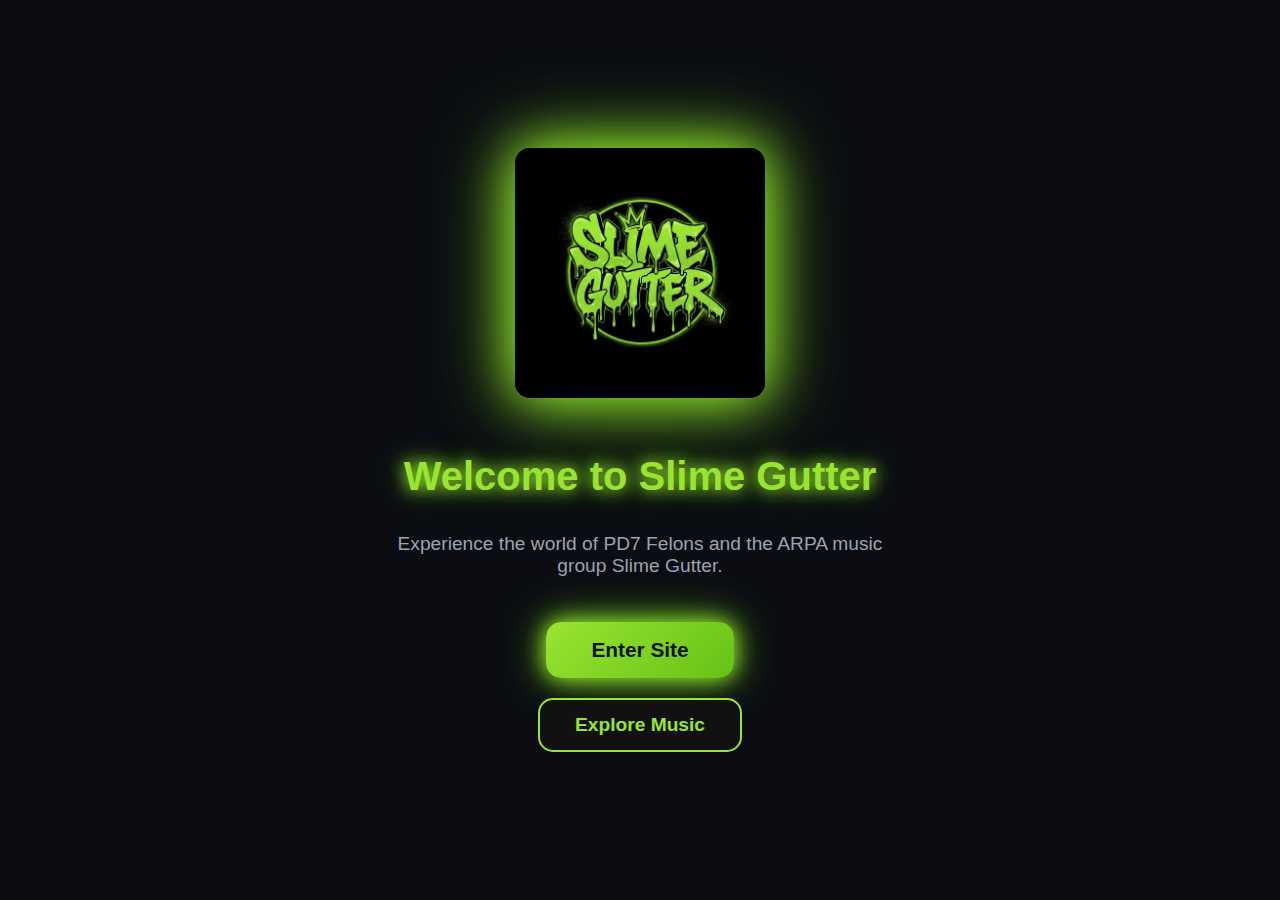
<file: index.html>
<!DOCTYPE html>
<html lang="en">
<head>
  <meta charset="UTF-8" />
  <meta name="viewport" content="width=device-width, initial-scale=1.0" />
  <title>Slime Gutter – Welcome</title>
  <style>
    body {
      margin: 0;
      font-family: 'Arial', sans-serif;
      background: #0b0d12;
      color: #e6eef8;
      display: flex;
      justify-content: center;
      align-items: center;
      height: 100vh;
      text-align: center;
    }

    .welcome-container {
      display: flex;
      flex-direction: column;
      justify-content: center;
      align-items: center;
    }

    .welcome-logo {
      max-width: 250px;
      margin-bottom: 30px;
      border-radius: 15px;
      box-shadow: 0 0 50px #99E430, 0 0 80px #66C217;
      animation: float 4s ease-in-out infinite;
    }

    h1 {
      color: #99E430;
      font-size: 2.5rem;
      margin-bottom: 15px;
      text-shadow: 0 0 15px #99E430, 0 0 25px #66C217;
    }

    p {
      color: #9aa3b2;
      margin-bottom: 25px;
      font-size: 1.2rem;
      max-width: 500px;
    }

    .welcome-links {
      display: flex;
      flex-direction: column;
      gap: 20px;
      justify-content: center;
      margin-top: 20px;
      align-items: center;
    }

    .main-btn {
      display: inline-block;
      padding: 16px 45px;
      background: linear-gradient(135deg, #99E430, #66C217);
      color: #0b1220;
      text-decoration: none;
      font-weight: bold;
      border-radius: 15px;
      font-size: 1.3rem;
      transition: all 0.3s ease;
      box-shadow: 0 0 20px #99E430, 0 0 40px #66C217;
    }

    .main-btn:hover {
      transform: scale(1.12);
      box-shadow: 0 0 60px #99E430, 0 0 100px #66C217;
    }

    .secondary-btn {
      display: inline-block;
      padding: 14px 35px;
      background: #111;
      color: #99E430;
      border: 2px solid #99E430;
      border-radius: 15px;
      text-decoration: none;
      font-weight: bold;
      font-size: 1.2rem;
      transition: all 0.3s ease;
    }

    .secondary-btn:hover {
      background: #99E430;
      color: #0b1220;
      box-shadow: 0 0 40px #99E430, 0 0 70px #66C217;
    }

    @keyframes float {
      0%, 100% {
        transform: translateY(0);
      }
      50% {
        transform: translateY(-15px);
      }
    }

    @media (max-width: 500px) {
      .welcome-logo {
        max-width: 180px;
      }

      h1 {
        font-size: 2rem;
      }

      p {
        font-size: 1rem;
        max-width: 300px;
      }

      .main-btn,
      .secondary-btn {
        padding: 12px 30px;
        font-size: 1.1rem;
      }
    }
  </style>
</head>
<body>

  <div class="welcome-container">
    <img src="m/sg.webp" alt="Slime Gutter Logo" class="welcome-logo" />
    <h1>Welcome to Slime Gutter</h1>
    <p>Experience the world of PD7 Felons and the ARPA music group Slime Gutter.</p>

    <div class="welcome-links">
      <a href="home.html" class="main-btn">Enter Site</a>
      <a href="music.html" class="secondary-btn">Explore Music</a>
    </div>
  </div>

</body>
</html>
</file>
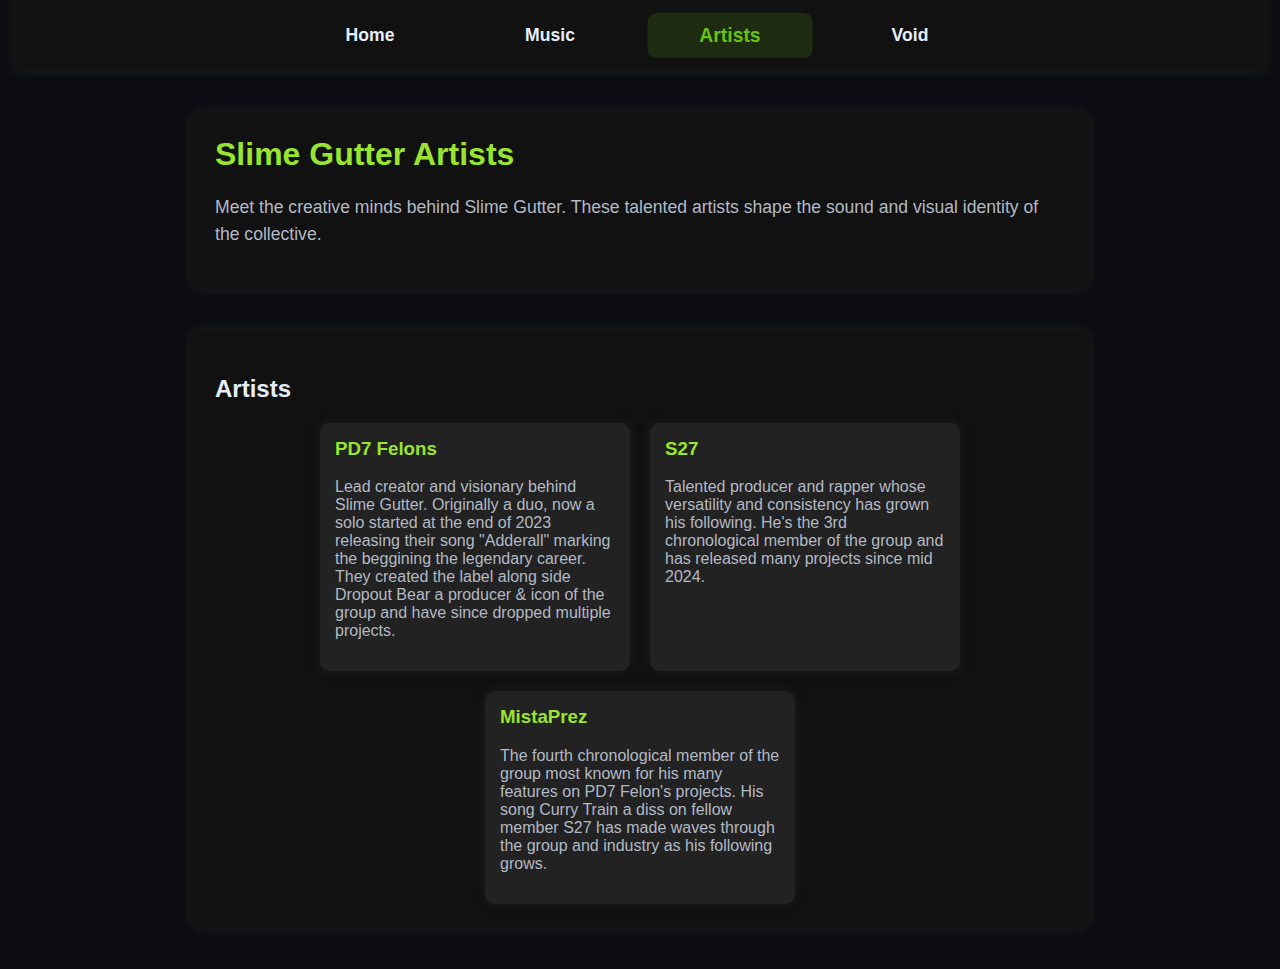
<file: artists.html>
<!DOCTYPE html>
<html lang="en">
<head>
  <meta charset="UTF-8" />
  <meta name="viewport" content="width=device-width, initial-scale=1" />
  <title>Slime Gutter – Artists</title>
  <style>
    body {
      margin: 0;
      font-family: Arial, sans-serif;
      background: #0b0d12;
      color: #e6eef8;
      min-height: 100vh;
      padding: 0 15px;
    }
    header {
      display: flex;
      justify-content: center;
      align-items: center;
      background: #111;
      padding: 15px 20px;
      position: sticky;
      top: 0;
      z-index: 100;
      box-shadow: 0 0 10px #222;
      position: relative;
    }
    nav {
      display: flex;
      gap: 30px;
      flex-wrap: wrap;
      justify-content: center;
      width: 100%;
      max-width: 900px;
    }
    nav a {
      color: #e6eef8;
      text-decoration: none;
      font-weight: bold;
      font-size: 1.1rem;
      padding: 10px 15px;
      border-radius: 8px;
      transition: all 0.3s ease;
      text-align: center;
      flex-grow: 1;
      max-width: 120px;
    }
    nav a.active,
    nav a:hover {
      color: #66C217;
      background: rgba(102, 194, 23, 0.15);
      transform: scale(1.1);
    }
    .menu-toggle {
      display: none;
      font-size: 2rem;
      background: none;
      border: none;
      color: #e6eef8;
      cursor: pointer;
      position: absolute;
      left: 20px;
      z-index: 101;
    }
    main.container {
      max-width: 900px;
      margin: 40px auto;
    }
    .section {
      background: #111;
      padding: 25px;
      border-radius: 12px;
      box-shadow: 0 0 10px #222;
      margin-bottom: 40px;
    }
    .title {
      margin-top: 0;
      color: #99E430;
      font-size: 2rem;
    }
    .about-us {
      font-size: 1.1rem;
      color: #b2b9c5;
      line-height: 1.5;
    }
    .artist-cards {
      display: flex;
      gap: 20px;
      flex-wrap: wrap;
      justify-content: center;
    }
    .artist-card {
      background: #222;
      border-radius: 10px;
      padding: 15px;
      width: 280px;
      box-shadow: 0 0 10px #1e1e1e;
      text-align: left;
    }
    .artist-card h3 {
      margin-top: 0;
      color: #99E430;
    }
    .artist-card p {
      color: #b2b9c5;
    }
    @media (max-width: 600px) {
      .menu-toggle {
        display: block;
      }
      nav {
        position: absolute;
        top: 60px;
        right: 0;
        background: #111;
        flex-direction: column;
        width: 100%;
        max-width: 300px;
        padding: 20px 0;
        border-top: 1px solid #222;
        display: none;
      }
      nav.open {
        display: flex;
      }
      
      nav a {
        padding: 12px 20px;
        border: 1px solid #222;
        margin: 0 20px 10px;
        border-radius: 6px;
        text-align: center;
        transform: none !important;
        max-width: none;
        flex-grow: 0;
      }
      nav a.active,
      nav a:hover {
        background-color: rgba(102, 194, 23, 0.2);
        transform: none !important;
      }
      header {
        position: relative;
      }
      main.container {
        margin-top: 20px;
        padding-bottom: 60px;
      }
      .artist-cards {
        flex-direction: column;
        align-items: center;
      }
      .artist-card {
        width: 100%;
        max-width: 350px;
      }
    }
  </style>
</head>
<body>

<header>
  <button class="menu-toggle" id="menuToggle" aria-label="Toggle menu">&#9776;</button>
  <nav id="navMenu">
    <a href="home.html">Home</a>
    <a href="music.html">Music</a>
    <a href="artists.html" class="active">Artists</a>
    <a href="void.html">Void</a>
  </nav>
</header>

<main class="container">

  <div class="section">
    <h1 class="title">Slime Gutter Artists</h1>
    <p class="about-us">
      Meet the creative minds behind Slime Gutter. These talented artists shape the sound and visual identity of the collective.
    </p>
  </div>

  <div class="section">
    <h2>Artists</h2>
    <div class="artist-cards">
      <div class="artist-card">
        <h3>PD7 Felons</h3>
        <p>Lead creator and visionary behind Slime Gutter. Originally a duo, now a solo started at the end of 2023 releasing their song "Adderall" marking the beggining the legendary career. They created the label along side Dropout Bear a producer & icon of the group and have since dropped multiple projects.</p>
      </div>
      <div class="artist-card">
        <h3>S27</h3>
        <p>Talented producer and rapper whose versatility and consistency has grown his following. He's the 3rd chronological member of the group and has released many projects since mid 2024. </p>
      </div>
      <div class="artist-card">
        <h3>MistaPrez</h3>
        <p>The fourth chronological member of the group most known for his many features on PD7 Felon's projects. His song Curry Train a diss on fellow member S27 has made waves through the group and industry as his following grows.</p>
      </div>
    </div>
  </div>

</main>

<script>
  const menuToggle = document.getElementById('menuToggle');
  const navMenu = document.getElementById('navMenu');
  menuToggle.addEventListener('click', () => {
    navMenu.classList.toggle('open');
  });
</script>

</body>
</html>
</file>
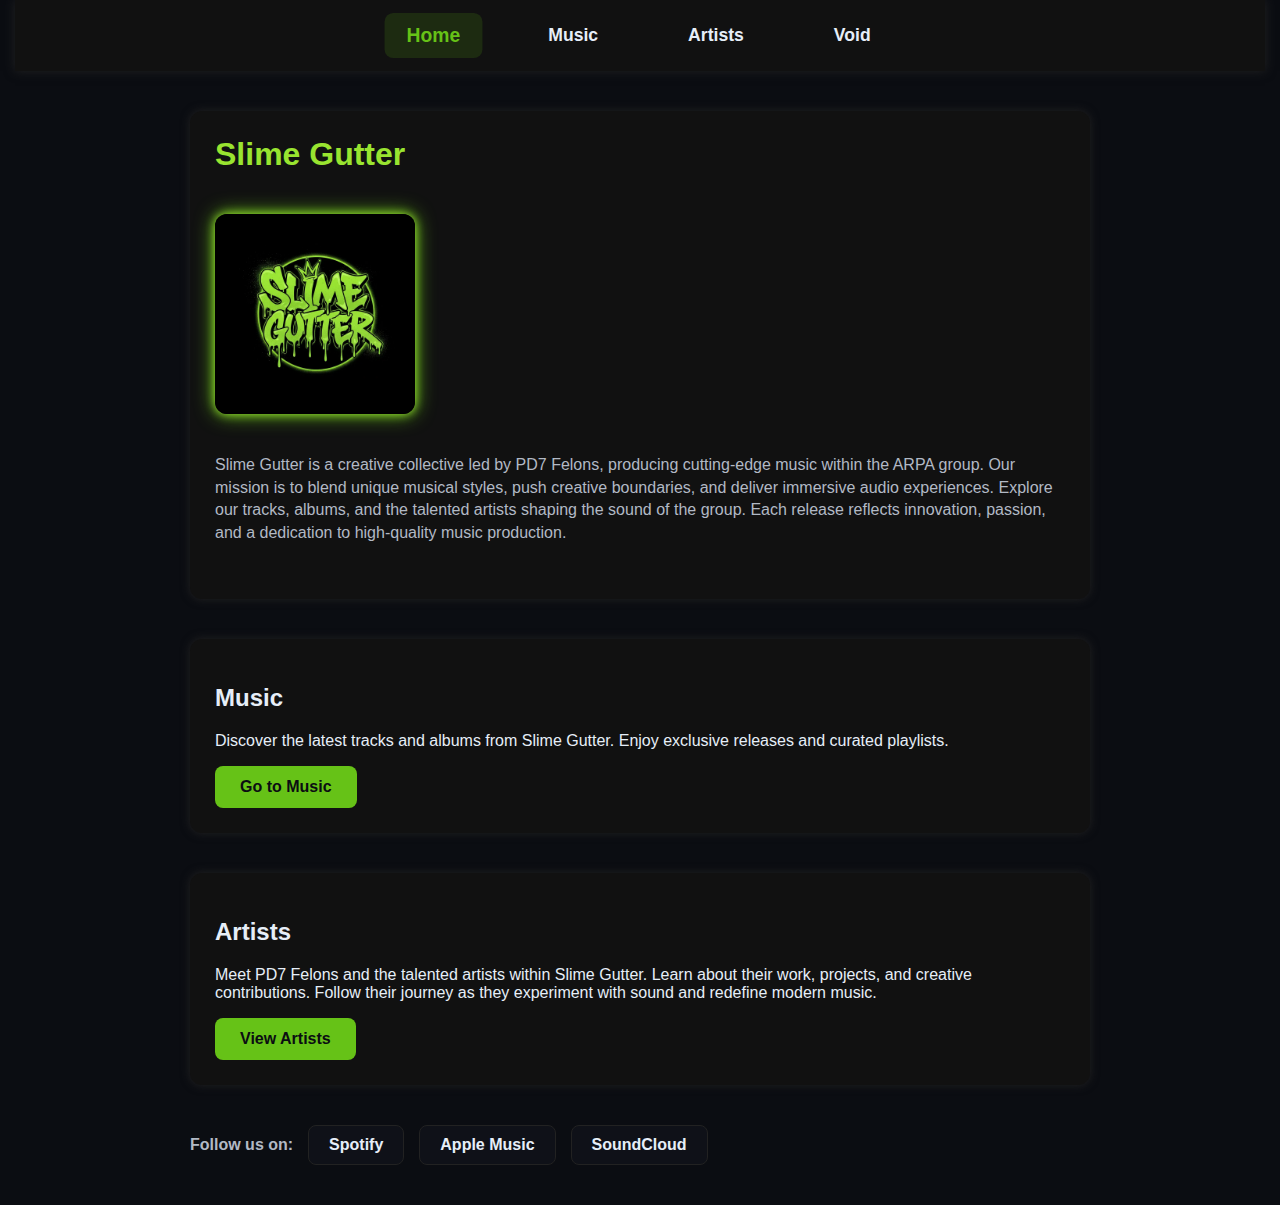
<file: home.html>
<!DOCTYPE html>
<html lang="en">
<head>
<meta charset="UTF-8" />
<meta name="viewport" content="width=device-width, initial-scale=1" />
<title>Slime Gutter – Home</title>
<style>
  body {
    margin: 0;
    font-family: Arial, sans-serif;
    background: #0b0d12;
    color: #e6eef8;
    min-height: 100vh;
    padding: 0 15px;
  }

  header {
    width: 100%;
    display: flex;
    justify-content: center;
    align-items: center;
    background: #111;
    padding: 15px 0;
    position: sticky;
    top: 0;
    z-index: 100;
    box-shadow: 0 0 10px #222;
    position: relative;
  }

  nav {
    display: flex;
    justify-content: center;
    gap: 50px;
    flex-wrap: wrap;
  }

  nav a {
    color: #e6eef8;
    text-decoration: none;
    font-weight: bold;
    font-size: 1.1rem;
    padding: 10px 20px;
    border-radius: 8px;
    transition: all 0.3s ease;
  }

  nav a:hover {
    color: #66C217;
    transform: scale(1.1);
    background: rgba(102, 194, 23, 0.15);
  }

  nav a.active {
    color: #66C217;
    background: rgba(102, 194, 23, 0.15);
    transform: scale(1.1);
  }

  .menu-toggle {
    display: none;
    font-size: 2rem;
    background: none;
    border: none;
    color: #e6eef8;
    cursor: pointer;
    z-index: 101;
    position: absolute;
    left: 20px;
    top: 50%;
    transform: translateY(-50%);
  }

  main.container {
    max-width: 900px;
    margin: 40px auto;
    text-align: left;
  }

  .section {
    background: #111;
    padding: 25px;
    border-radius: 12px;
    box-shadow: 0 0 10px #222;
    margin-bottom: 40px;
  }

  .title {
    color: #99E430;
    margin-top: 0;
  }

  .about-us {
    font-size: 1rem;
    line-height: 1.4;
    color: #b2b9c5;
    margin-bottom: 30px;
  }

  .section-btn {
    display: inline-block;
    background: #66C217;
    color: #0b0d12;
    font-weight: bold;
    padding: 12px 25px;
    border-radius: 8px;
    text-decoration: none;
    transition: background 0.3s ease;
  }

  .section-btn:hover {
    background: #99e430;
  }

  .social-links {
    display: flex;
    gap: 15px;
    flex-wrap: wrap;
    align-items: center;
    color: #b2b9c5;
    font-weight: bold;
  }

  .social-links span {
    flex-shrink: 0;
  }

  .social-links a {
    background: #0f1118;
    border-radius: 8px;
    padding: 10px 20px;
    color: #e6eef8;
    font-weight: bold;
    text-decoration: none;
    border: 1px solid #222;
    transition: background 0.3s ease, color 0.3s ease;
  }

  .social-links a:hover {
    background-color: rgba(102, 194, 23, 0.2);
    color: #66C217;
  }

  @media (max-width: 600px) {
    header {
      justify-content: space-between;
      padding: 15px 20px;
    }

    .menu-toggle {
      display: block;
    }

    nav {
      display: none;
      flex-direction: column;
      align-items: center;
      gap: 15px;
      margin-top: 10px;
      background: #111;
      padding: 20px 0;
      border-top: 1px solid #222;
      width: 100%;
    }

    nav.open {
      display: flex;
    }

    nav a {
      width: 100%;
      max-width: 300px;
      text-align: center;
      padding: 12px 0;
      font-size: 1rem;
      border: 1px solid #222;
      background-color: #0f1118;
      border-radius: 6px;
      transform: none;
    }

    nav a:hover,
    nav a.active {
      background-color: rgba(102, 194, 23, 0.2);
      transform: none;
    }

    main.container {
      margin: 20px auto;
      padding: 0 10px;
    }

    .social-links {
      flex-direction: column;
      align-items: flex-start;
    }

    .social-links a {
      max-width: none;
      width: 100%;
    }
  }
</style>
</head>
<body>

<header>
  <button class="menu-toggle" id="menuToggle" aria-label="Toggle menu">&#9776;</button>
  <nav id="navMenu">
    <a href="home.html" class="active">Home</a>
    <a href="music.html">Music</a>
    <a href="artists.html">Artists</a>
    <a href="void.html">Void</a>
  </nav>
</header>

<main class="container">

  <div class="section">
    <h1 class="title">Slime Gutter</h1>
    <img src="m/sg.webp" alt="Slime Gutter Logo" style="max-width:200px; margin:20px 0; border-radius:12px; box-shadow: 0 0 10px #99E430, 0 0 20px #66C217;">
    <p class="about-us">
      Slime Gutter is a creative collective led by PD7 Felons, producing cutting-edge music within the ARPA group. Our mission is to blend unique musical styles, push creative boundaries, and deliver immersive audio experiences. Explore our tracks, albums, and the talented artists shaping the sound of the group. Each release reflects innovation, passion, and a dedication to high-quality music production.
    </p>
  </div>

  <div class="section">
    <h2>Music</h2>
    <p>Discover the latest tracks and albums from Slime Gutter. Enjoy exclusive releases and curated playlists.</p>
    <a href="music.html" class="section-btn">Go to Music</a>
  </div>

  <div class="section">
    <h2>Artists</h2>
    <p>Meet PD7 Felons and the talented artists within Slime Gutter. Learn about their work, projects, and creative contributions. Follow their journey as they experiment with sound and redefine modern music.</p>
    <a href="artists.html" class="section-btn">View Artists</a>
  </div>

  <div class="social-links">
    <span>Follow us on:</span>
    <a href="https://open.spotify.com/artist/2iAqjZM8FB0HTK676J8KOZ" target="_blank">Spotify</a>
    <a href="https://music.apple.com/us/artist/slime-gutter/1687699219" target="_blank">Apple Music</a>
    <a href="https://soundcloud.com/liam-howard-861341549" target="_blank">SoundCloud</a>
  </div>

</main>

<script>
  const menuToggle = document.getElementById('menuToggle');
  const navMenu = document.getElementById('navMenu');
  menuToggle.addEventListener('click', () => {
    navMenu.classList.toggle('open');
  });
</script>

</body>
</html>
</file>
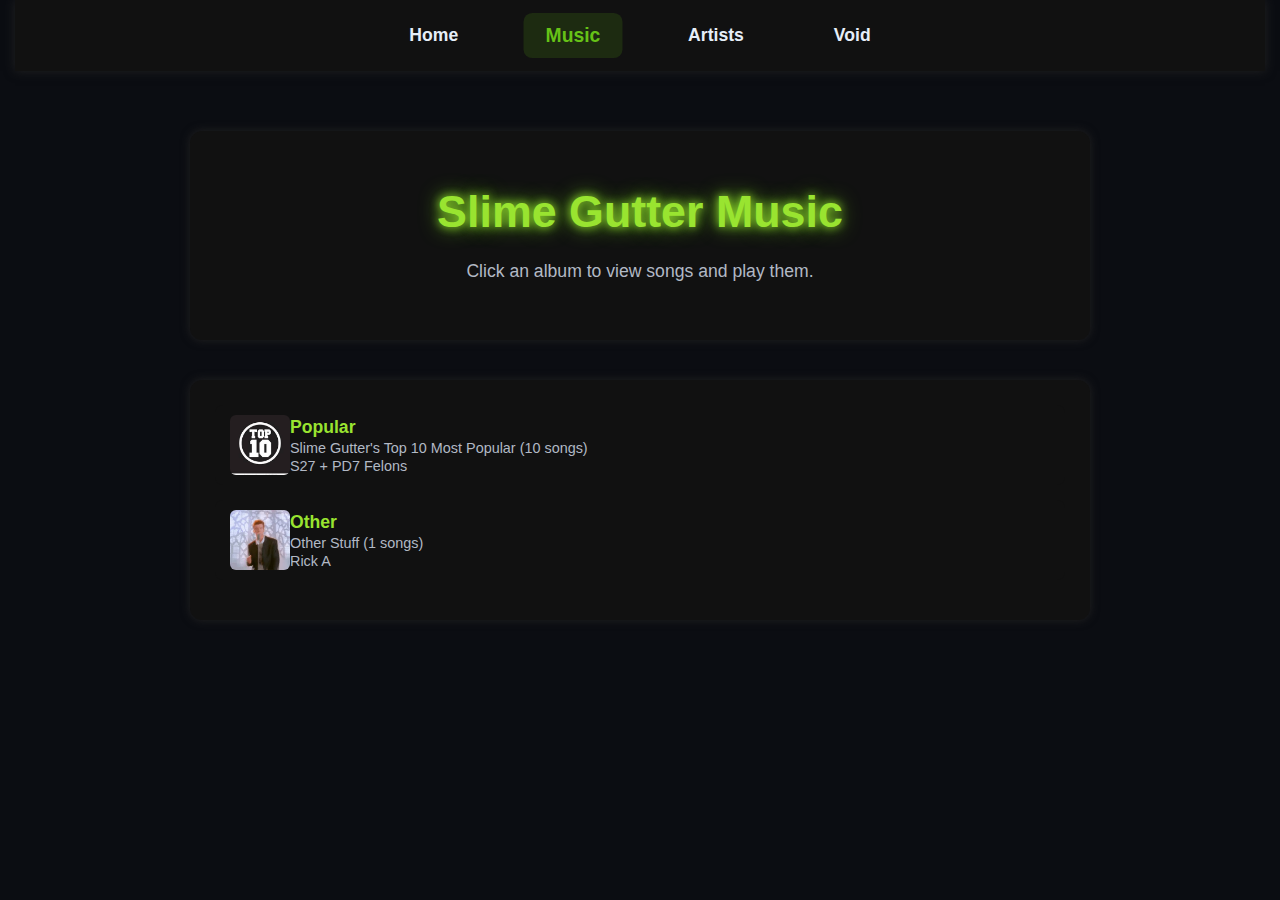
<file: music.html>
<!DOCTYPE html>
<html lang="en">
<head>
<meta charset="UTF-8" />
<meta name="viewport" content="width=device-width, initial-scale=1" />
<title>Slime Gutter – Music</title>
<style>
body {
  margin: 0;
  font-family: Arial, sans-serif;
  background: #0b0d12;
  color: #e6eef8;
  text-align: center;
  min-height: 100vh;
  padding: 0 15px;
}
header {
  width: 100%;
  display: flex;
  justify-content: center;
  align-items: center;
  background: #111;
  padding: 15px 0;
  position: sticky;
  top: 0;
  z-index: 100;
  box-shadow: 0 0 10px #222;
}
nav {
  display: flex;
  justify-content: center;
  gap: 50px;
  flex-wrap: wrap;
}
nav a {
  color: #e6eef8;
  text-decoration: none;
  font-weight: bold;
  font-size: 1.1rem;
  padding: 10px 20px;
  border-radius: 8px;
  transition: all 0.3s ease;
}
nav a:hover {
  color: #66C217;
  transform: scale(1.1);
  background: rgba(102, 194, 23, 0.15);
}
nav a.active {
  color: #66C217;
  background: rgba(102, 194, 23, 0.15);
  transform: scale(1.1);
}
.container {
  max-width: 900px;
  margin: 60px auto;
  padding: 0 20px;
}
.section {
  background: #111;
  padding: 25px;
  border-radius: 12px;
  box-shadow: 0 0 10px #222;
  margin-bottom: 40px;
  text-align: left;
}
.title {
  font-size: 2.8rem;
  margin-bottom: 20px;
  color: #99E430;
  text-shadow: 0 0 10px #99E430, 0 0 20px #66C217;
  text-align: center;
}
.about-us {
  font-size: 1.1rem;
  color: #b2b9c5;
  line-height: 1.6;
  text-align: center;
  margin-bottom: 30px;
}
.album {
  display: flex;
  align-items: center;
  gap: 15px;
  background: #111;
  padding: 10px 15px;
  border-radius: 8px;
  margin-bottom: 15px;
  cursor: pointer;
  transition: background-color 0.3s ease;
}
.album:hover {
  background-color: #222;
}
.album img {
  width: 60px;
  height: 60px;
  border-radius: 6px;
  object-fit: cover;
}
.album-info h2 {
  margin: 0;
  color: #99E430;
  font-size: 1.1rem;
}
.album-info p {
  margin: 2px 0 0 0;
  color: #b2b9c5;
  font-size: 0.9rem;
}
</style>
</head>
<body>
<header>
  <nav>
    <a href="home.html">Home</a>
    <a href="music.html" class="active">Music</a>
    <a href="artists.html">Artists</a>
    <a href="void.html">Void</a>
  </nav>
</header>
<main class="container">
  <div class="section">
    <h1 class="title">Slime Gutter Music</h1>
    <p class="about-us">Click an album to view songs and play them.</p>
  </div>
  <div class="section" id="albums-container"></div>
</main>
<script src="music.js"></script>
<script>
const container = document.getElementById('albums-container');
albums.forEach(album => {
  const albumDiv = document.createElement('div');
  albumDiv.className = 'album';
  albumDiv.innerHTML = `
    <a href="viewer.html?album=${encodeURIComponent(album.t)}" style="display:flex; align-items:center; text-decoration:none; color: inherit;">
      <img src="m/${album.i}" alt="${album.t}" />
      <div class="album-info">
        <h2>${album.t}</h2>
        <p>${album.d} (${album.s.length} songs)</p>
        <p>${album.s.length > 0 ? album.s[0].a : ''}</p>
      </div>
    </a>
  `;
  container.appendChild(albumDiv);
});
</script>
</body>
</html>
</file>
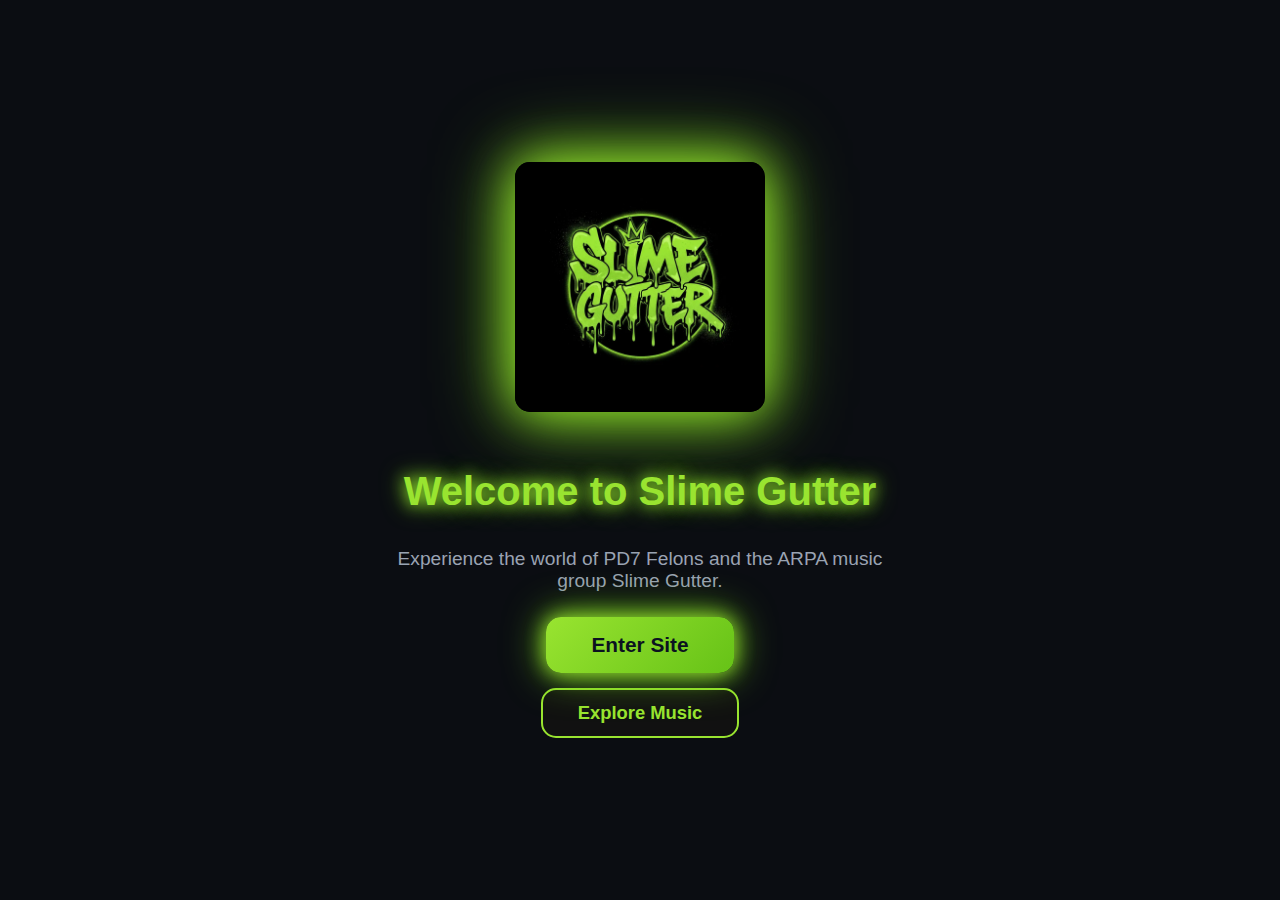
<file: test.html>
<!DOCTYPE html>
<html lang="en">
<head>
<meta charset="UTF-8">
<meta name="viewport" content="width=device-width, initial-scale=1.0">
<title>Slime Gutter – Welcome</title>
<style>
body {
  margin: 0;
  font-family: 'Arial', sans-serif;
  background: #0b0d12;
  color: #e6eef8;
  display: flex;
  justify-content: center;
  align-items: center;
  height: 100vh;
  text-align: center;
}

.welcome-container {
  display: flex;
  flex-direction: column;
  justify-content: center;
  align-items: center;
}

.welcome-logo {
  max-width: 250px;
  margin-bottom: 30px;
  border-radius: 15px;
  box-shadow: 0 0 50px #99E430, 0 0 80px #66C217;
  animation: float 4s ease-in-out infinite;
}

h1 {
  color: #99E430;
  font-size: 2.5rem;
  margin-bottom: 15px;
  text-shadow: 0 0 15px #99E430, 0 0 25px #66C217;
}

p {
  color: #9aa3b2;
  margin-bottom: 25px;
  font-size: 1.2rem;
  max-width: 500px;
}

.welcome-links {
  display: flex;
  flex-direction: column;
  gap: 15px;
  justify-content: center;
  align-items: center;
}

.main-btn {
  display: inline-block;
  padding: 16px 45px;
  background: linear-gradient(135deg, #99E430, #66C217);
  color: #0b1220;
  text-decoration: none;
  font-weight: bold;
  border-radius: 15px;
  font-size: 1.3rem;
  position: relative;
  overflow: hidden;
  transition: all 0.3s ease;
  box-shadow: 0 0 20px #99E430, 0 0 40px #66C217;
}

.main-btn::before {
  content: '';
  position: absolute;
  top: -50%;
  left: -50%;
  width: 200%;
  height: 200%;
  background: radial-gradient(circle, rgba(102,194,23,0.4) 0%, transparent 70%);
  opacity: 0;
  transition: opacity 0.3s ease;
  border-radius: 50%;
}

.main-btn:hover::before {
  opacity: 1;
}

.main-btn:hover {
  transform: scale(1.12);
  box-shadow: 0 0 60px #99E430, 0 0 100px #66C217;
}

.secondary-btn {
  display: inline-block;
  padding: 12px 35px;
  background: #111;
  color: #99E430;
  border: 2px solid #99E430;
  border-radius: 15px;
  text-decoration: none;
  font-weight: bold;
  font-size: 1.15rem;
  transition: all 0.3s ease;
}

.secondary-btn:hover {
  background: #99E430;
  color: #0b1220;
  box-shadow: 0 0 40px #99E430, 0 0 70px #66C217;
}

@keyframes float {
  0%, 100% {transform: translateY(0);}
  50% {transform: translateY(-15px);}
}

@media (max-width: 500px) {
  .welcome-logo {
    max-width: 180px;
  }

  h1 {
    font-size: 2rem;
  }

  p {
    font-size: 1rem;
    max-width: 300px;
  }

  .main-btn, .secondary-btn {
    padding: 12px 30px;
    font-size: 1.1rem;
  }
}
</style>
</head>
<body>

<div class="welcome-container">
  <img src="m/sg.webp" alt="Slime Gutter Logo" class="welcome-logo">
  <h1>Welcome to Slime Gutter</h1>
  <p>Experience the world of PD7 Felons and the ARPA music group Slime Gutter.</p>

  <div class="welcome-links">
    <a href="home.html" class="main-btn">Enter Site</a>
    <a href="music.html" class="secondary-btn">Explore Music</a>
  </div>
</div>

</body>
</html>
</file>
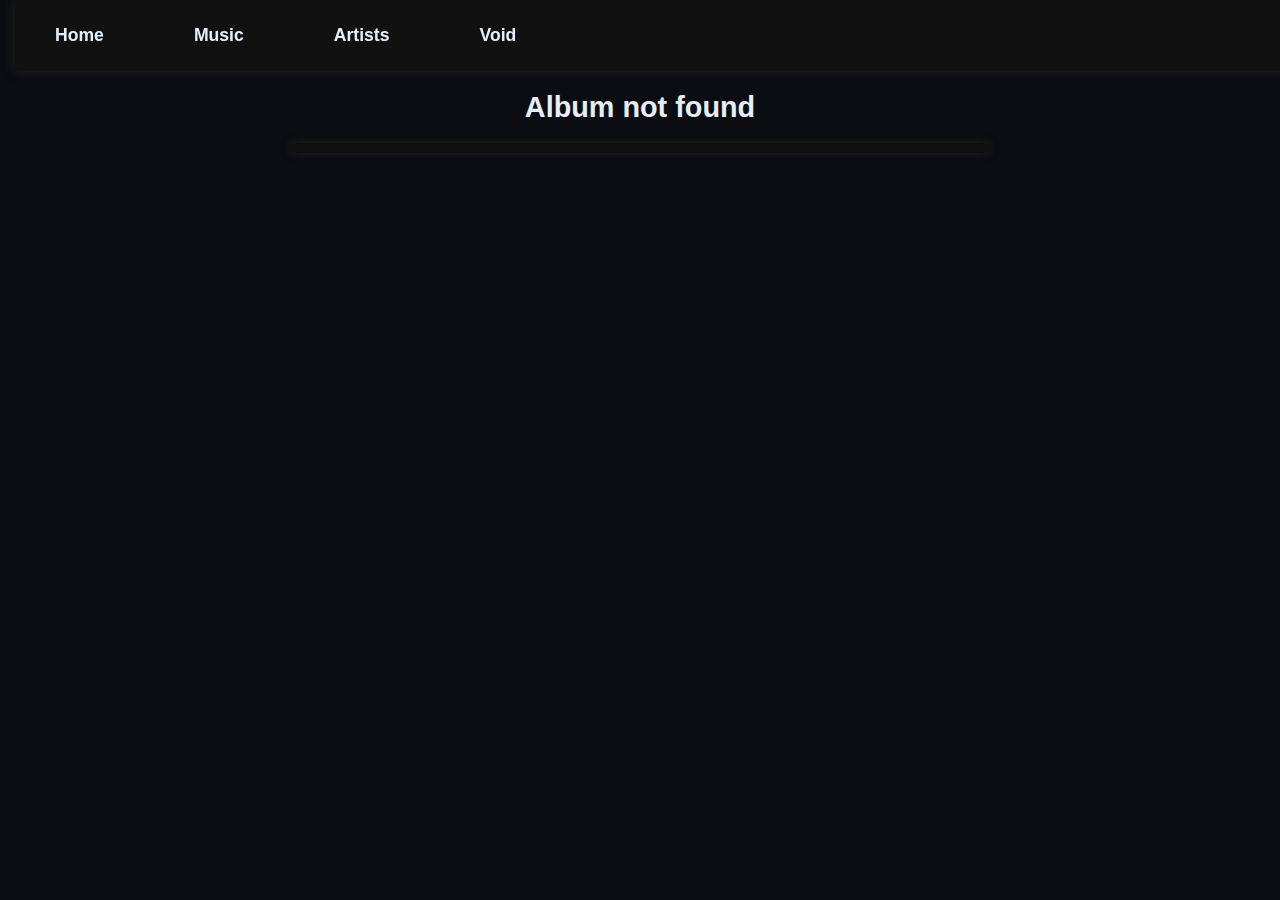
<file: viewer.html>
<!DOCTYPE html>
<html lang="en">
<head>
  <meta charset="UTF-8" />
  <meta name="viewport" content="width=device-width, initial-scale=1.0" />
  <title>Album Viewer – Slime Gutter</title>
  <link rel="stylesheet" href="styles.css" />
  <style>
    .container {
      max-width: 700px;
      margin: 20px auto;
      font-family: Arial, sans-serif;
      font-size: 0.9rem;
    }

    .album-header {
      display: flex;
      align-items: flex-start;
      margin-bottom: 20px;
      background: #111;
      padding: 15px;
      border-radius: 10px;
      box-shadow: 0 0 8px #222;
    }

    .album-header img {
      width: 120px;
      height: 120px;
      border-radius: 8px;
      margin-right: 15px;
    }

    .album-info {
      display: flex;
      flex-direction: column;
      justify-content: flex-start;
      flex: 1;
    }

    .album-info h1 {
      font-size: 1.3rem;
      color: #99E430;
      margin: 0 0 8px 0;
    }

    .album-info p {
      font-size: 0.82rem;
      color: #b2b9c5;
      margin: 0;
      line-height: 1.3;
      overflow: hidden;
      text-overflow: ellipsis;
      max-height: 3.9em;
    }

    .song-list {
      background: #111;
      border-radius: 10px;
      padding: 5px 0;
      box-shadow: 0 0 8px #222;
    }

    .song a {
      display: flex;
      align-items: center;
      padding: 8px 12px;
      text-decoration: none;
      color: #e6eef8;
      width: 100%;
      transition: background 0.2s ease;
    }

    .song a:hover {
      background: rgba(102, 194, 23, 0.1);
    }

    .song-number {
      width: 25px;
      color: #b2b9c5;
      text-align: left;
      margin-right: 10px;
      font-size: 0.85rem;
    }

    .song-title {
      font-weight: bold;
      font-size: 0.95rem;
    }

    .song-artist {
      font-size: 0.78rem;
      color: #b2b9c5;
      margin-left: 8px;
    }

    @media (max-width: 600px) {
      .album-header {
        flex-direction: column;
        align-items: flex-start;
      }

      .album-header img {
        width: 100%;
        height: auto;
        margin-bottom: 10px;
      }

      .song a {
        flex-direction: column;
        align-items: flex-start;
      }

      .song-number {
        margin-bottom: 3px;
      }

      .song-artist {
        margin-left: 0;
        margin-top: 2px;
      }
    }
  </style>
</head>
<body>

  <header>
    <nav>
      <a href="home.html">Home</a>
      <a href="music.html">Music</a>
      <a href="artists.html">Artists</a>
      <a href="void.html">Void</a>
    </nav>
  </header>

  <main class="container">
    <div id="album-container"></div>
    <div id="songs-container" class="song-list"></div>
  </main>

  <script src="music.js"></script>
  <script>
    const params = new URLSearchParams(window.location.search);
    const albumName = params.get('album');
    const album = albums.find(a => a.t === albumName);

    const albumContainer = document.getElementById('album-container');
    const songsContainer = document.getElementById('songs-container');

    if (album) {
      albumContainer.innerHTML = `
        <div class="album-header">
          <img src="m/${album.i}" alt="${album.t}">
          <div class="album-info">
            <h1>${album.t}</h1>
            <p>${album.d}</p>
          </div>
        </div>
      `;

      songsContainer.innerHTML = album.s.map((song, index) => `
        <div class="song">
          <a href="player.html?album=${encodeURIComponent(album.t)}&song=${encodeURIComponent(song.t)}&artist=${encodeURIComponent(song.a)}&file=${encodeURIComponent(song.f)}&image=${encodeURIComponent(song.i)}">
            <div class="song-number">${index + 1}</div>
            <div class="song-title">${song.t}</div>
            <div class="song-artist">${song.a}</div>
          </a>
        </div>
      `).join('');
    } else {
      albumContainer.innerHTML = '<h1>Album not found</h1>';
    }
  </script>

</body>
</html>
</file>
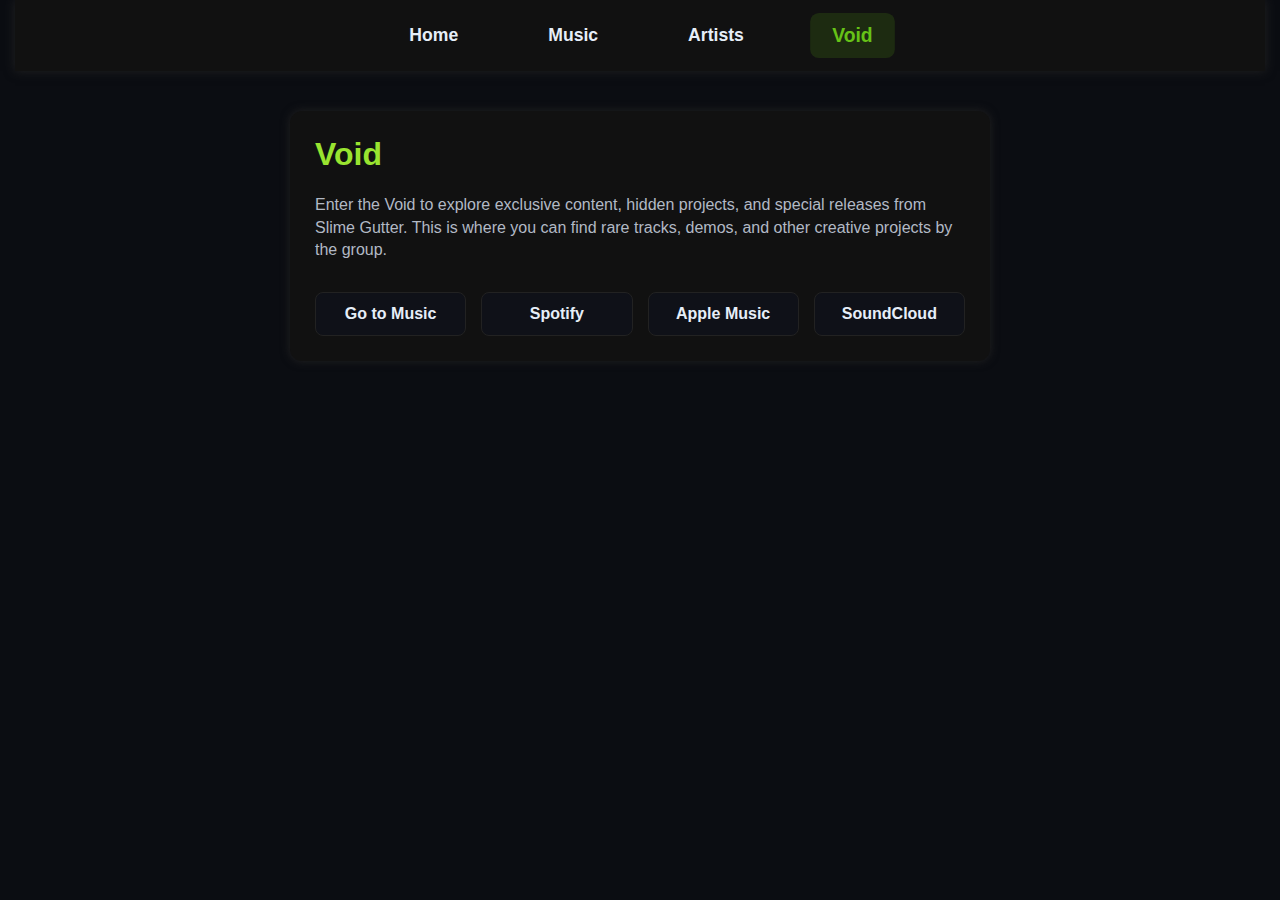
<file: void.html>
<!DOCTYPE html>
<html lang="en">
<head>
<meta charset="UTF-8" />
<meta name="viewport" content="width=device-width, initial-scale=1" />
<title>Slime Gutter – Void</title>
<style>
  body {
    margin: 0;
    font-family: Arial, sans-serif;
    background: #0b0d12;
    color: #e6eef8;
    min-height: 100vh;
    padding: 0 15px;
    text-align: center;
  }

  header {
    width: 100%;
    display: flex;
    justify-content: center;
    align-items: center;
    background: #111;
    padding: 15px 0;
    position: sticky;
    top: 0;
    z-index: 100;
    box-shadow: 0 0 10px #222;
    position: relative;
  }

  nav {
    display: flex;
    justify-content: center;
    gap: 50px;
    flex-wrap: wrap;
  }

  nav a {
    color: #e6eef8;
    text-decoration: none;
    font-weight: bold;
    font-size: 1.1rem;
    padding: 10px 20px;
    border-radius: 8px;
    transition: all 0.3s ease;
  }

  nav a:hover {
    color: #66C217;
    transform: scale(1.1);
    background: rgba(102, 194, 23, 0.15);
  }

  nav a.active {
    color: #66C217;
    background: rgba(102, 194, 23, 0.15);
    transform: scale(1.1);
  }

  .menu-toggle {
    display: none;
    font-size: 2rem;
    background: none;
    border: none;
    color: #e6eef8;
    cursor: pointer;
    z-index: 101;
    position: absolute;
    left: 20px;
    top: 50%;
    transform: translateY(-50%);
  }

  main.container {
    max-width: 700px;
    margin: 40px auto;
    text-align: left;
  }

  .section {
    background: #111;
    padding: 25px;
    border-radius: 12px;
    box-shadow: 0 0 10px #222;
  }

  .title {
    color: #99E430;
    margin-top: 0;
  }

  .about-us {
    font-size: 1rem;
    line-height: 1.4;
    color: #b2b9c5;
    margin-bottom: 30px;
  }

  .social-links {
    display: flex;
    gap: 15px;
    flex-wrap: wrap;
  }

  .social-links a {
    flex: 1 1 120px;
    background: #0f1118;
    border-radius: 8px;
    padding: 12px 0;
    color: #e6eef8;
    font-weight: bold;
    text-align: center;
    text-decoration: none;
    border: 1px solid #222;
    transition: background 0.3s ease, color 0.3s ease;
  }

  .social-links a:hover {
    background-color: rgba(102, 194, 23, 0.2);
    color: #66C217;
  }

  @media (max-width: 600px) {
    header {
      justify-content: space-between;
      padding: 15px 20px;
    }

    .menu-toggle {
      display: block;
    }

    nav {
      display: none;
      flex-direction: column;
      align-items: center;
      gap: 15px;
      margin-top: 10px;
      background: #111;
      padding: 20px 0;
      border-top: 1px solid #222;
      width: 100%;
    }

    nav.open {
      display: flex;
    }

    nav a {
      width: 100%;
      max-width: 300px;
      text-align: center;
      padding: 12px 0;
      font-size: 1rem;
      border: 1px solid #222;
      background-color: #0f1118;
      border-radius: 6px;
      transform: none;
    }

    nav a:hover,
    nav a.active {
      background-color: rgba(102, 194, 23, 0.2);
      transform: none;
    }

    main.container {
      margin: 20px auto;
      padding: 0 10px;
      text-align: left;
    }

    .social-links {
      flex-direction: column;
    }

    .social-links a {
      max-width: none;
    }
  }
</style>
</head>
<body>

<header>
  <button class="menu-toggle" id="menuToggle" aria-label="Toggle menu">&#9776;</button>
  <nav id="navMenu">
    <a href="home.html">Home</a>
    <a href="music.html">Music</a>
    <a href="artists.html">Artists</a>
    <a href="void.html" class="active">Void</a>
  </nav>
</header>

<main class="container">

  <div class="section">
    <h1 class="title">Void</h1>
    <p class="about-us">
      Enter the Void to explore exclusive content, hidden projects, and special releases from Slime Gutter. This is where you can find rare tracks, demos, and other creative projects by the group.
    </p>

    <div class="social-links">
      <a href="music.html">Go to Music</a>
      <a href="https://open.spotify.com/artist/2iAqjZM8FB0HTK676J8KOZ" target="_blank">Spotify</a>
      <a href="https://music.apple.com/us/artist/slime-gutter/1687699219" target="_blank">Apple Music</a>
      <a href="https://soundcloud.com/liam-howard-861341549" target="_blank">SoundCloud</a>
    </div>
  </div>

</main>

<script>
  const menuToggle = document.getElementById('menuToggle');
  const navMenu = document.getElementById('navMenu');
  menuToggle.addEventListener('click', () => {
    navMenu.classList.toggle('open');
  });
</script>

</body>
</html>
</file>
<file: styles.css>
body {
  margin: 0;
  font-family: Arial, sans-serif;
  background: #0b0d12;
  color: #e6eef8;
  text-align: center;
  min-height: 100vh;
  padding: 0 15px;
}

header {
  width: 100%;
  display: flex;
  justify-content: space-between;
  align-items: center;
  background: #111;
  padding: 15px 20px;
  position: sticky;
  top: 0;
  z-index: 100;
  box-shadow: 0 0 10px #222;
}

.menu-toggle {
  display: none;
  font-size: 2rem;
  background: none;
  border: none;
  color: #e6eef8;
  cursor: pointer;
  z-index: 101;
}

nav {
  display: flex;
  justify-content: center;
  gap: 50px;
  flex-wrap: wrap;
}

nav a {
  color: #e6eef8;
  text-decoration: none;
  font-weight: bold;
  font-size: 1.1rem;
  padding: 10px 20px;
  border-radius: 8px;
  transition: all 0.3s ease;
}

nav a:hover {
  color: #66C217;
  transform: scale(1.1);
  background: rgba(102, 194, 23, 0.15);
}

nav a.active {
  color: #66C217;
  background: rgba(102, 194, 23, 0.15);
  transform: scale(1.1);
}

.container {
  max-width: 900px;
  margin: 60px auto;
  padding: 0 20px;
}

.section {
  background: #111;
  padding: 25px;
  border-radius: 12px;
  box-shadow: 0 0 10px #222;
  margin-bottom: 40px;
}

.title {
  font-size: 2.8rem;
  margin-bottom: 20px;
  color: #99E430;
  text-shadow: 0 0 10px #99E430, 0 0 20px #66C217;
}

.about-us {
  font-size: 1.1rem;
  color: #b2b9c5;
  line-height: 1.6;
}

.section h2 {
  margin-bottom: 15px;
  color: #99E430;
}

.section p {
  color: #b2b9c5;
  margin-bottom: 15px;
}

.section-btn {
  display: inline-block;
  padding: 12px 25px;
  background: #99E430;
  color: #0b1220;
  font-weight: bold;
  border-radius: 10px;
  text-decoration: none;
  transition: transform 0.2s ease, box-shadow 0.2s ease, background 0.2s ease;
}

.section-btn:hover {
  background: #66C217;
  transform: scale(1.05);
  box-shadow: 0 0 20px #99E430, 0 0 40px #66C217;
}

.social-links {
  display: flex;
  justify-content: center;
  gap: 30px;
  margin-top: 20px;
  flex-wrap: wrap;
}

.social-links span {
  color: #b2b9c5;
  width: 100%;
  text-align: center;
  margin-bottom: 10px;
  font-size: 1.1rem;
}

.social-links a {
  color: #99E430;
  text-decoration: underline;
  font-weight: bold;
  transition: color 0.2s ease;
}

.social-links a:hover {
  color: #66C217;
}

@media (max-width: 600px) {
  .title {
    font-size: 2rem;
  }

  .about-us {
    font-size: 1rem;
  }

  .section {
    padding: 20px;
  }

  .menu-toggle {
    display: block;
  }

  nav {
    display: none;
    flex-direction: column;
    align-items: center;
    gap: 15px;
    margin-top: 10px;
    background: #111;
    padding: 20px 0;
    border-top: 1px solid #222;
    width: 100%;
  }

  nav.open {
    display: flex;
  }

  nav a {
    width: 100%;
    max-width: 300px;
    text-align: center;
    padding: 12px 0;
    font-size: 1rem;
    border: 1px solid #222;
    background-color: #0f1118;
    border-radius: 6px;
    transform: none;
  }

  nav a:hover,
  nav a.active {
    background-color: rgba(102, 194, 23, 0.2);
    transform: none;
  }
}
</file>
